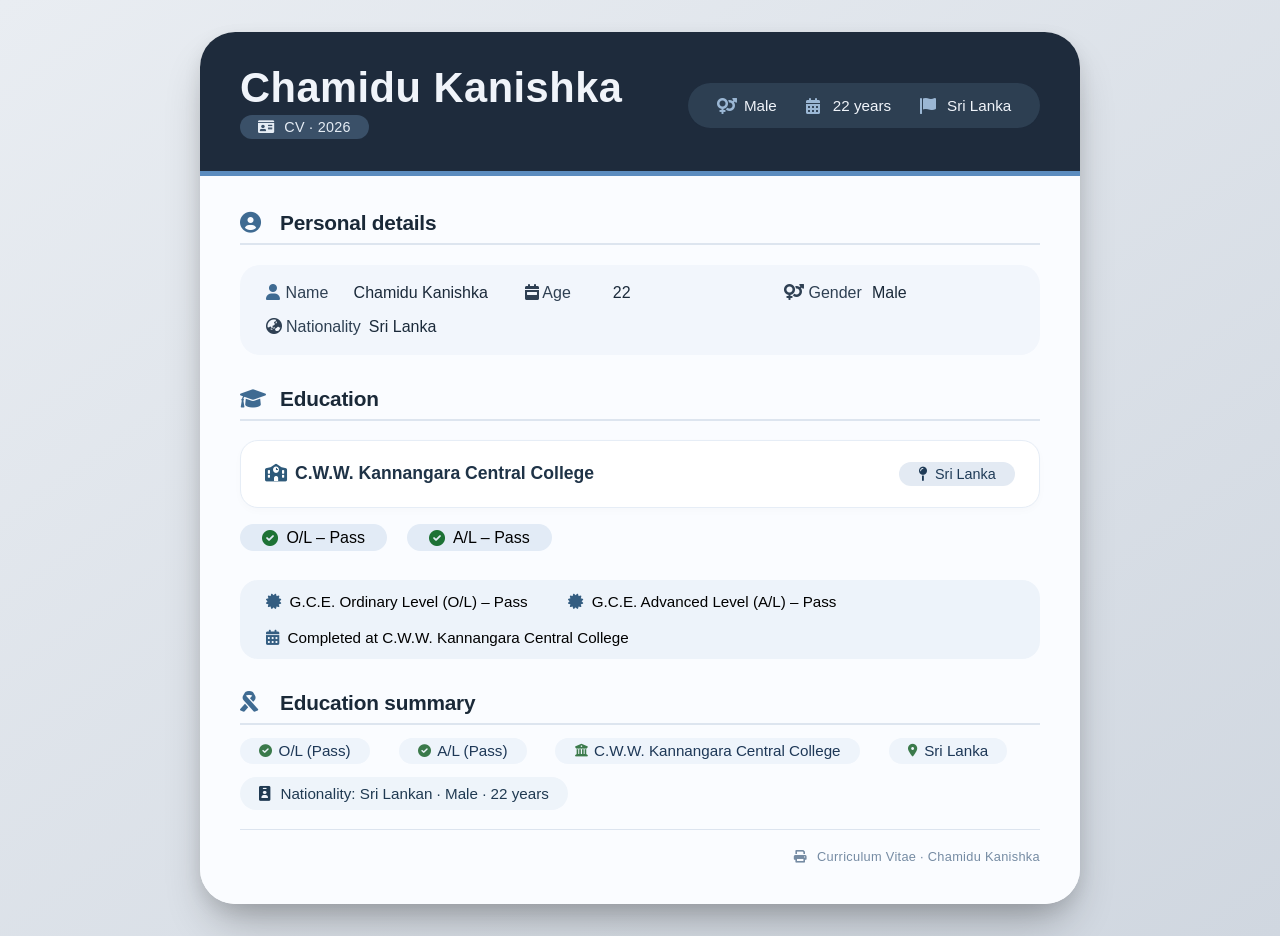
<file: cv.html>
<!DOCTYPE html>
<html lang="en">
<head>
  <meta charset="UTF-8">
  <meta name="viewport" content="width=device-width, initial-scale=1.0">
  <title>CV · Chamidu Kanishka</title>
  <!-- Font Awesome for icons (optional but clean) -->
  <link rel="stylesheet" href="https://cdnjs.cloudflare.com/ajax/libs/font-awesome/6.0.0-beta3/css/all.min.css">
  <style>
    * {
      margin: 0;
      padding: 0;
      box-sizing: border-box;
    }

    body {
      background: linear-gradient(145deg, #e9edf2 0%, #d0d7e0 100%);
      font-family: 'Segoe UI', Roboto, 'Helvetica Neue', sans-serif;
      display: flex;
      justify-content: center;
      align-items: center;
      min-height: 100vh;
      padding: 2rem 1rem;
    }

    .cv-card {
      max-width: 880px;
      width: 100%;
      background: #ffffff;
      border-radius: 2.2rem;
      box-shadow: 0 25px 45px -12px rgba(0, 0, 0, 0.30), 0 6px 18px rgba(0, 0, 0, 0.08);
      overflow: hidden;
      transition: all 0.2s ease;
    }

    .cv-header {
      background: #1e2b3c;
      padding: 2rem 2.5rem;
      color: #f0f4fa;
      display: flex;
      flex-wrap: wrap;
      justify-content: space-between;
      align-items: center;
      border-bottom: 5px solid #5b8cbf;
    }

    .name-title h1 {
      font-size: 2.6rem;
      font-weight: 600;
      letter-spacing: 0.5px;
      margin-bottom: 0.2rem;
    }

    .name-title .badge {
      background: #3a5068;
      padding: 0.25rem 1.1rem;
      border-radius: 30px;
      font-size: 0.9rem;
      font-weight: 500;
      display: inline-block;
      color: #e6edf5;
      letter-spacing: 0.3px;
    }

    .quick-info {
      background: #2d3f52;
      padding: 0.9rem 1.8rem;
      border-radius: 60px;
      display: flex;
      flex-wrap: wrap;
      gap: 1.8rem;
      font-size: 0.95rem;
      font-weight: 400;
      backdrop-filter: blur(2px);
      margin-top: 0.5rem;
    }

    .quick-info span {
      display: flex;
      align-items: center;
      gap: 0.5rem;
    }

    .quick-info i {
      color: #9bb7d4;
      width: 1.2rem;
      font-size: 1rem;
    }

    .cv-body {
      padding: 2.2rem 2.5rem 2.5rem;
      background: #fafcff;
    }

    .section {
      margin-bottom: 2rem;
    }

    .section-title {
      display: flex;
      align-items: center;
      gap: 0.7rem;
      font-size: 1.3rem;
      font-weight: 600;
      color: #1a2938;
      letter-spacing: -0.2px;
      border-bottom: 2px solid #dde5ef;
      padding-bottom: 0.5rem;
      margin-bottom: 1.2rem;
    }

    .section-title i {
      color: #3f6b92;
      font-size: 1.3rem;
      width: 1.8rem;
    }

    .info-grid {
      display: grid;
      grid-template-columns: repeat(auto-fit, minmax(200px, 1fr));
      gap: 1rem 1.8rem;
      background: #f2f6fc;
      padding: 1.2rem 1.6rem;
      border-radius: 20px;
    }

    .info-item {
      display: flex;
      align-items: baseline;
      gap: 0.5rem;
      font-size: 1rem;
    }

    .info-item .label {
      font-weight: 500;
      color: #2f4053;
      min-width: 80px;
    }

    .info-item .value {
      color: #1b2a3a;
      font-weight: 500;
      word-break: break-word;
    }

    .edu-block {
      display: flex;
      flex-direction: column;
      gap: 0.8rem;
    }

    .edu-item {
      background: #ffffff;
      padding: 1rem 1.5rem;
      border-radius: 18px;
      box-shadow: 0 3px 8px rgba(0,0,0,0.02);
      border: 1px solid #e6edf6;
      display: flex;
      flex-wrap: wrap;
      align-items: baseline;
      justify-content: space-between;
    }

    .edu-item .school {
      font-weight: 600;
      font-size: 1.1rem;
      color: #1f3347;
    }

    .edu-item .qual {
      background: #e3eaf3;
      padding: 0.25rem 1.2rem;
      border-radius: 30px;
      font-weight: 500;
      font-size: 0.9rem;
      color: #1f3b57;
      margin: 0.3rem 0;
    }

    .edu-item .pass-badge {
      background: #1e7e34;
      color: white;
      padding: 0.2rem 1rem;
      border-radius: 40px;
      font-size: 0.8rem;
      font-weight: 600;
      letter-spacing: 0.3px;
      display: inline-flex;
      align-items: center;
      gap: 0.3rem;
    }

    .qual-list {
      display: flex;
      flex-wrap: wrap;
      gap: 0.8rem 1.8rem;
      margin-top: 0.5rem;
    }

    .qual-list li {
      list-style: none;
      background: #eef4fb;
      padding: 0.3rem 1.2rem;
      border-radius: 40px;
      font-weight: 500;
      color: #1e3857;
      font-size: 0.95rem;
      display: flex;
      align-items: center;
      gap: 0.4rem;
    }

    .qual-list li i {
      color: #3b7a4b;
      font-size: 0.8rem;
    }

    .extra-meta {
      margin-top: 1rem;
      background: #edf3fa;
      border-radius: 18px;
      padding: 0.8rem 1.6rem;
      display: flex;
      flex-wrap: wrap;
      gap: 1.2rem 2.5rem;
      align-items: center;
      font-size: 0.95rem;
    }

    .extra-meta i {
      color: #345d81;
      margin-right: 0.3rem;
    }

    .footer-note {
      text-align: right;
      font-size: 0.8rem;
      color: #758ba3;
      margin-top: 1.2rem;
      border-top: 1px solid #dce4ef;
      padding-top: 1.2rem;
      letter-spacing: 0.3px;
    }

    @media (max-width: 650px) {
      .cv-header {
        flex-direction: column;
        align-items: flex-start;
        gap: 0.8rem;
        padding: 1.5rem;
      }

      .quick-info {
        padding: 0.7rem 1.2rem;
        gap: 0.8rem 1.2rem;
        border-radius: 30px;
        font-size: 0.85rem;
        flex-wrap: wrap;
      }

      .cv-body {
        padding: 1.5rem;
      }

      .info-grid {
        grid-template-columns: 1fr;
        padding: 1rem;
      }

      .edu-item {
        flex-direction: column;
        align-items: flex-start;
        gap: 0.4rem;
      }

      .name-title h1 {
        font-size: 2rem;
      }
    }
  </style>
</head>
<body>
  <div class="cv-card">
    <!-- HEADER with name & quick facts -->
    <div class="cv-header">
      <div class="name-title">
        <h1>Chamidu Kanishka</h1>
        <span class="badge"><i class="fas fa-id-card" style="margin-right: 6px;"></i> CV · 2026</span>
      </div>
      <div class="quick-info">
        <span><i class="fas fa-venus-mars"></i> Male</span>
        <span><i class="fas fa-calendar-alt"></i> 22 years</span>
        <span><i class="fas fa-flag"></i> Sri Lanka</span>
      </div>
    </div>

    <!-- BODY -->
    <div class="cv-body">
      <!-- Personal details section -->
      <div class="section">
        <div class="section-title">
          <i class="fas fa-user-circle"></i> Personal details
        </div>
        <div class="info-grid">
          <div class="info-item"><span class="label"><i class="fas fa-user" style="margin-right: 6px; color:#3f6b92;"></i>Name</span><span class="value">Chamidu Kanishka</span></div>
          <div class="info-item"><span class="label"><i class="fas fa-calendar-week"></i> Age</span><span class="value">22</span></div>
          <div class="info-item"><span class="label"><i class="fas fa-venus-mars"></i> Gender</span><span class="value">Male</span></div>
          <div class="info-item"><span class="label"><i class="fas fa-globe-asia"></i> Nationality</span><span class="value">Sri Lanka</span></div>
        </div>
      </div>

      <!-- Education section -->
      <div class="section">
        <div class="section-title">
          <i class="fas fa-graduation-cap"></i> Education
        </div>
        <div class="edu-block">
          <!-- School -->
          <div class="edu-item">
            <span class="school"><i class="fas fa-school" style="margin-right: 8px; color:#2e5a7a;"></i>C.W.W. Kannangara Central College</span>
            <span class="qual"><i class="fas fa-map-pin" style="margin-right: 4px;"></i> Sri Lanka</span>
          </div>

          <!-- Qualifications : O/L & A/L pass -->
          <div style="display: flex; flex-wrap: wrap; gap: 0.8rem 1.2rem; margin-top: 0.2rem;">
            <div style="background: #e2ebf6; border-radius: 40px; padding: 0.3rem 1.4rem; display: inline-flex; align-items: center; gap: 0.5rem;">
              <i class="fas fa-check-circle" style="color: #1d7235;"></i>
              <span style="font-weight: 500;">O/L – Pass</span>
            </div>
            <div style="background: #e2ebf6; border-radius: 40px; padding: 0.3rem 1.4rem; display: inline-flex; align-items: center; gap: 0.5rem;">
              <i class="fas fa-check-circle" style="color: #1d7235;"></i>
              <span style="font-weight: 500;">A/L – Pass</span>
            </div>
          </div>

          <!-- additional qualification details (optional) -->
          <div class="extra-meta">
            <span><i class="fas fa-certificate"></i> G.C.E. Ordinary Level (O/L) – Pass</span>
            <span><i class="fas fa-certificate"></i> G.C.E. Advanced Level (A/L) – Pass</span>
            <span><i class="fas fa-calendar-alt"></i> Completed at C.W.W. Kannangara Central College</span>
          </div>
        </div>
      </div>

      <!-- School & qualifications summary (clean) -->
      <div class="section" style="margin-bottom: 0.5rem;">
        <div class="section-title" style="border-bottom: 2px solid #dde5ef; margin-bottom: 0.8rem;">
          <i class="fas fa-ribbon"></i> Education summary
        </div>
        <ul class="qual-list">
          <li><i class="fas fa-check-circle"></i> O/L (Pass)</li>
          <li><i class="fas fa-check-circle"></i> A/L (Pass)</li>
          <li><i class="fas fa-building-columns"></i> C.W.W. Kannangara Central College</li>
          <li><i class="fas fa-location-dot"></i> Sri Lanka</li>
        </ul>
        <div style="margin-top: 0.8rem; font-size: 0.95rem; color: #203a52; background: #eef4fa; padding: 0.5rem 1.2rem; border-radius: 40px; display: inline-block;">
          <i class="fas fa-id-badge" style="margin-right: 6px;"></i> Nationality: Sri Lankan · Male · 22 years
        </div>
      </div>

      <!-- subtle footer -->
      <div class="footer-note">
        <i class="fas fa-print" style="margin-right: 6px;"></i> Curriculum Vitae · Chamidu Kanishka
      </div>
    </div>
  </div>
</body>
</html>
</file>
